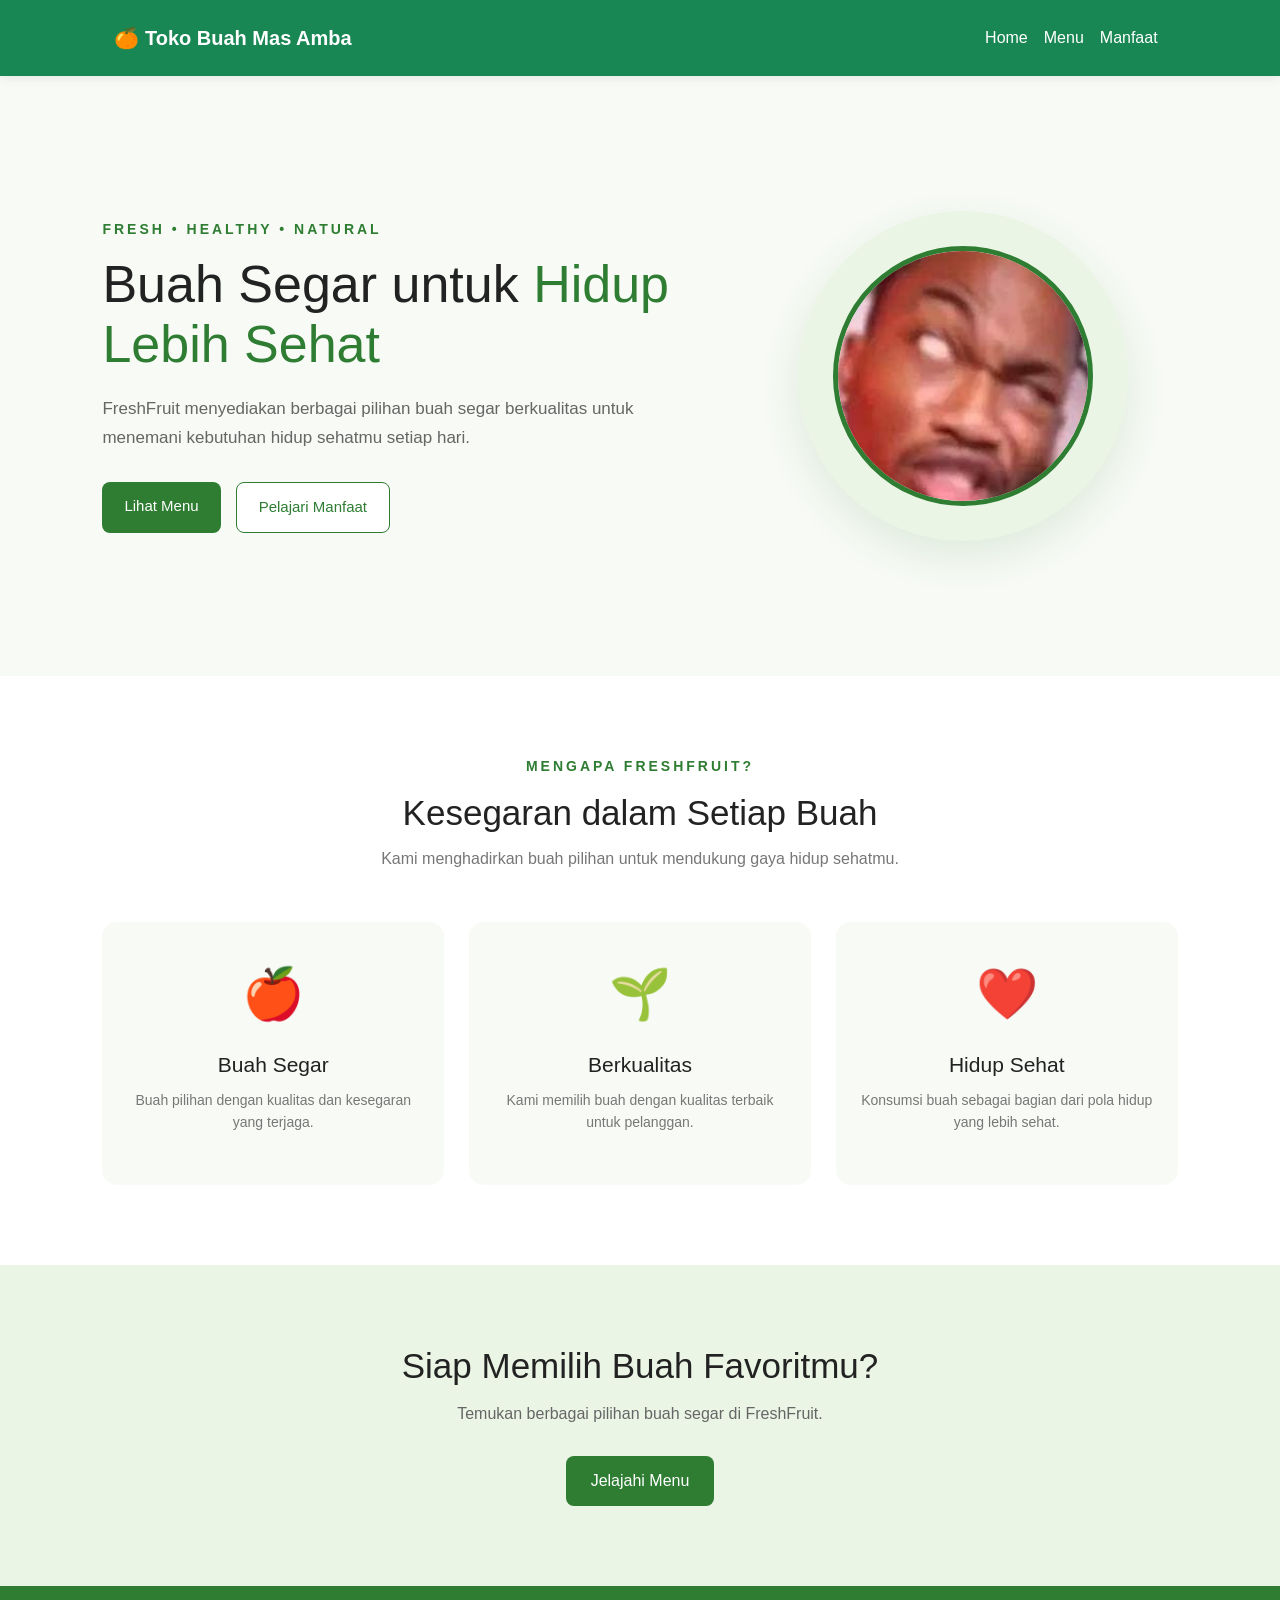
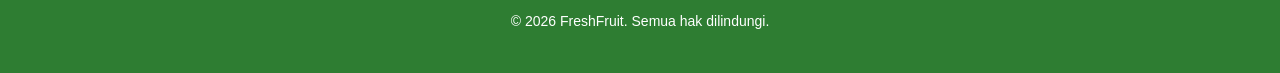
<file: index.html>
<!DOCTYPE html>
<html lang="id">

<head>
    <meta charset="UTF-8">
    <meta name="viewport" content="width=device-width, initial-scale=1.0">

    <title>FreshFruit | Buah Segar Berkualitas</title>

    <link href="https://cdn.jsdelivr.net/npm/bootstrap@5.3.8/dist/css/bootstrap.min.css" rel="stylesheet">
    <link rel="stylesheet" href="home.css">
</head>

<body>

    <!-- ================= NAVBAR ================= -->
 <!-- Bootstrap Navbar -->
<nav class="navbar navbar-expand-lg bg-success">
    <div class="container">

        <a class="navbar-brand text-white fw-bold" href="index.html">
            🍊 Toko Buah Mas Amba
        </a>

        <!-- Tombol hamburger untuk HP -->
        <button
            class="navbar-toggler bg-light"
            type="button"
            data-bs-toggle="collapse"
            data-bs-target="#navbarNav"
            aria-controls="navbarNav"
            aria-expanded="false"
            aria-label="Toggle navigation">

            <span class="navbar-toggler-icon"></span>
        </button>

        <!-- Menu -->
        <div class="collapse navbar-collapse" id="navbarNav">

            <ul class="navbar-nav ms-auto">

                <li class="nav-item">
                    <a class="nav-link text-white active" href="index.html">
                        Home
                    </a>
                </li>

                <li class="nav-item">
                    <a class="nav-link text-white" href="menu.html">
                        Menu
                    </a>
                </li>

                <li class="nav-item">
                    <a class="nav-link text-white" href="tokobuah.html">
                        Manfaat
                    </a>
                </li>

            </ul>

        </div>

    </div>
</nav>


    <!-- ================= HERO ================= -->
    <section class="hero">

        <div class="hero-content">

            <p class="subtitle">
                FRESH • HEALTHY • NATURAL
            </p>

            <h1>
                Buah Segar untuk
                <span>Hidup Lebih Sehat</span>
            </h1>

            <p class="description">
                FreshFruit menyediakan berbagai pilihan buah segar
                berkualitas untuk menemani kebutuhan hidup sehatmu
                setiap hari.
            </p>

            <div class="hero-button">

                <a href="menu.html" class="button-primary">
                    Lihat Menu
                </a>

                <a href="tokobuah.html" class="button-secondary">
                    Pelajari Manfaat
                </a>

            </div>

        </div>


        <!-- Ilustrasi Buah -->
        <div class="fruit-display">

            <div class="fruit-circle">
                <img src="amba.jpeg" alt="Buah segar" class="amba">
            </div>

        </div>

    </section>


    <!-- ================= FEATURES ================= -->
    <section class="features">

        <div class="section-title">

            <p class="subtitle">
                MENGAPA FRESHFRUIT?
            </p>

            <h2>
                Kesegaran dalam Setiap Buah
            </h2>

            <p>
                Kami menghadirkan buah pilihan untuk mendukung
                gaya hidup sehatmu.
            </p>

        </div>


        <div class="feature-container">

            <div class="feature-card">

                <div class="feature-icon">
                    🍎
                </div>

                <h3>
                    Buah Segar
                </h3>

                <p>
                    Buah pilihan dengan kualitas dan kesegaran
                    yang terjaga.
                </p>

            </div>


            <div class="feature-card">

                <div class="feature-icon">
                    🌱
                </div>

                <h3>
                    Berkualitas
                </h3>

                <p>
                    Kami memilih buah dengan kualitas terbaik
                    untuk pelanggan.
                </p>

            </div>


            <div class="feature-card">

                <div class="feature-icon">
                    ❤️
                </div>

                <h3>
                    Hidup Sehat
                </h3>

                <p>
                    Konsumsi buah sebagai bagian dari pola hidup
                    yang lebih sehat.
                </p>

            </div>

        </div>

    </section>


    <!-- ================= CTA ================= -->
    <section class="cta">

        <h2>
            Siap Memilih Buah Favoritmu?
        </h2>

        <p>
            Temukan berbagai pilihan buah segar di FreshFruit.
        </p>

        <a href="menu.html">
            Jelajahi Menu
        </a>

    </section>


    <!-- ================= FOOTER ================= -->
    <footer>

        <p>
            © 2026 FreshFruit. Semua hak dilindungi.
        </p>

    </footer>
<script src="https://cdn.jsdelivr.net/npm/bootstrap@5.3.8/dist/js/bootstrap.bundle.min.js"></script>
</body>

</html>
</file>
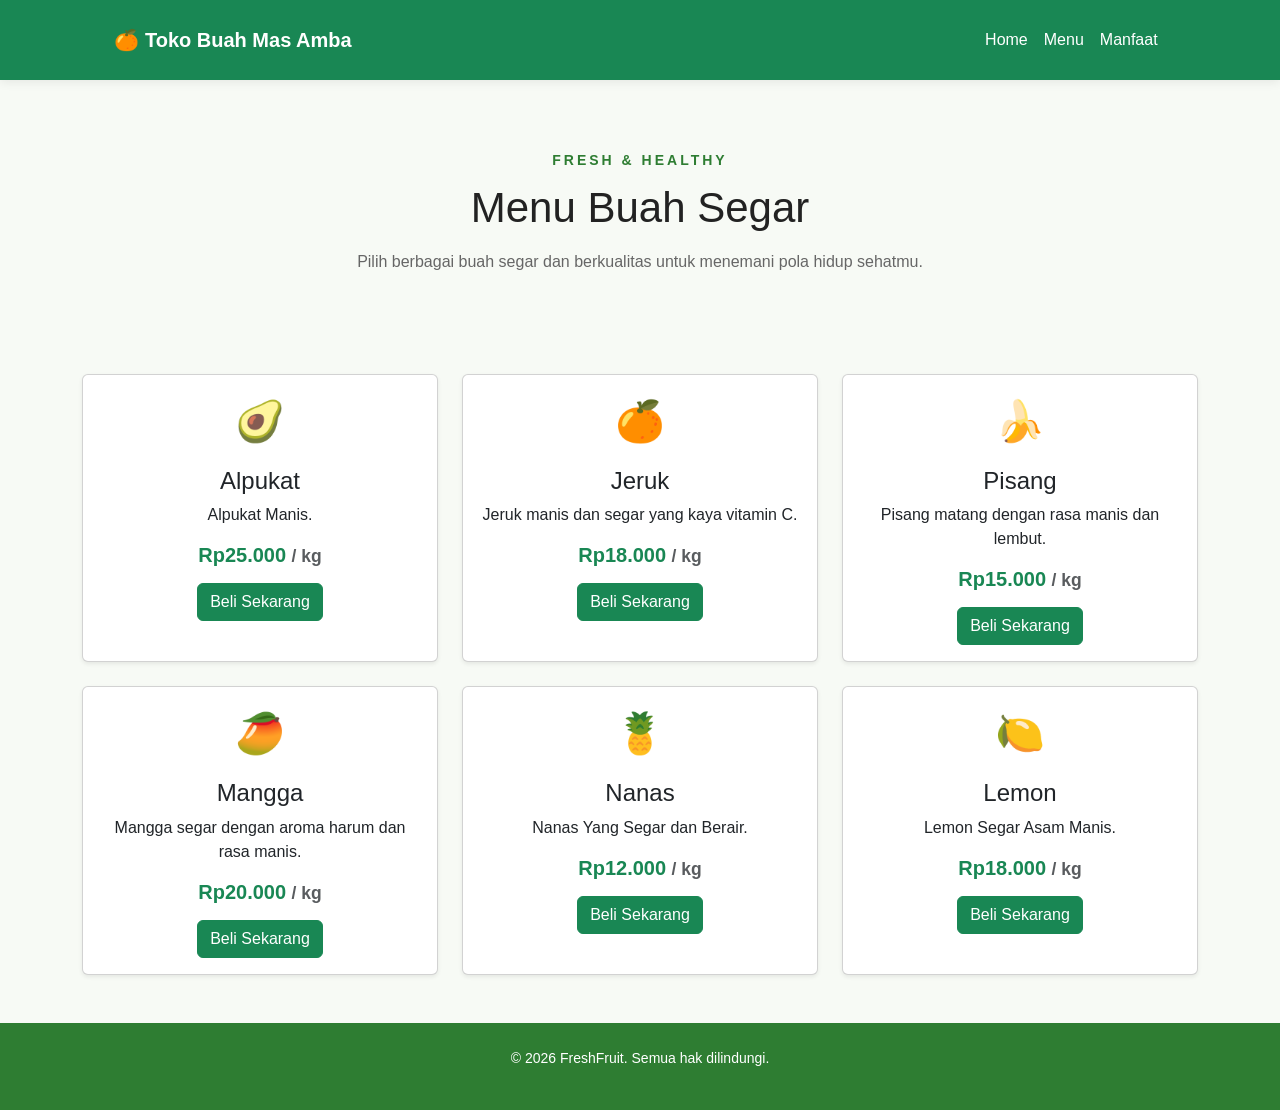
<file: menu.html>
<!DOCTYPE html>
<html lang="id">

<head>
    <meta charset="UTF-8">
    <meta name="viewport" content="width=device-width, initial-scale=1.0">

    <title>Menu | FreshFruit</title>

    <link href="https://cdn.jsdelivr.net/npm/bootstrap@5.3.8/dist/css/bootstrap.min.css" rel="stylesheet">
    <link rel="stylesheet" href="style.css">
</head>

<body>

    <!-- ================= NAVBAR ================= -->

<nav class="navbar navbar-expand-lg bg-success">
    <div class="container">

        <a class="navbar-brand text-white fw-bold" href="index.html">
            🍊 Toko Buah Mas Amba
        </a>

        <button
            class="navbar-toggler bg-light"
            type="button"
            data-bs-toggle="collapse"
            data-bs-target="#navbarNav"
            aria-controls="navbarNav"
            aria-expanded="false"
            aria-label="Toggle navigation">

            <span class="navbar-toggler-icon"></span>
        </button>

        <div class="collapse navbar-collapse" id="navbarNav">

            <ul class="navbar-nav ms-auto">

                <li class="nav-item">
                    <a class="nav-link text-white" href="index.html">
                        Home
                    </a>
                </li>

                <li class="nav-item">
                    <a class="nav-link text-white active" href="menu.html">
                        Menu
                    </a>
                </li>

                <li class="nav-item">
                    <a class="nav-link text-white" href="tokobuah.html">
                        Manfaat
                    </a>
                </li>

            </ul>

        </div>

    </div>
</nav>


    <!-- ================= HEADER ================= -->

    <header class="menu-header">

        <p class="subtitle">
            FRESH & HEALTHY
        </p>

        <h1>
            Menu Buah Segar
        </h1>

        <p class="description">
            Pilih berbagai buah segar dan berkualitas
            untuk menemani pola hidup sehatmu.
        </p>

    </header>


    <!-- ================= PRODUCT ================= -->

 <!-- Daftar Produk -->
<main class="container my-5">

    <div class="row g-4">

        <!-- Alpukat -->
        <div class="col-12 col-md-6 col-lg-4">
            <div class="card h-100 shadow-sm">

                <div class="card-body text-center">

                    <div class="fs-1 mb-3">
                        🥑
                    </div>

                    <h2 class="card-title h4">
                        Alpukat
                    </h2>

                    <p class="card-text">
                        Alpukat Manis.
                    </p>

                    <h5 class="text-success fw-bold">
                        Rp25.000 <small class="text-muted">/ kg</small>
                    </h5>

                    <button class="btn btn-success mt-2">
                        Beli Sekarang
                    </button>

                </div>

            </div>
        </div>


        <!-- Jeruk -->
        <div class="col-12 col-md-6 col-lg-4">
            <div class="card h-100 shadow-sm">

                <div class="card-body text-center">

                    <div class="fs-1 mb-3">
                        🍊
                    </div>

                    <h2 class="card-title h4">
                        Jeruk
                    </h2>

                    <p class="card-text">
                        Jeruk manis dan segar yang kaya vitamin C.
                    </p>

                    <h5 class="text-success fw-bold">
                        Rp18.000 <small class="text-muted">/ kg</small>
                    </h5>

                    <button class="btn btn-success mt-2">
                        Beli Sekarang
                    </button>

                </div>

            </div>
        </div>


        <!-- Pisang -->
        <div class="col-12 col-md-6 col-lg-4">
            <div class="card h-100 shadow-sm">

                <div class="card-body text-center">

                    <div class="fs-1 mb-3">
                        🍌
                    </div>

                    <h2 class="card-title h4">
                        Pisang
                    </h2>

                    <p class="card-text">
                        Pisang matang dengan rasa manis dan lembut.
                    </p>

                    <h5 class="text-success fw-bold">
                        Rp15.000 <small class="text-muted">/ kg</small>
                    </h5>

                    <button class="btn btn-success mt-2">
                        Beli Sekarang
                    </button>

                </div>

            </div>
        </div>


        <!-- Mangga -->
        <div class="col-12 col-md-6 col-lg-4">
            <div class="card h-100 shadow-sm">

                <div class="card-body text-center">

                    <div class="fs-1 mb-3">
                        🥭
                    </div>

                    <h2 class="card-title h4">
                        Mangga
                    </h2>

                    <p class="card-text">
                        Mangga segar dengan aroma harum dan rasa manis.
                    </p>

                    <h5 class="text-success fw-bold">
                        Rp20.000 <small class="text-muted">/ kg</small>
                    </h5>

                    <button class="btn btn-success mt-2">
                        Beli Sekarang
                    </button>

                </div>

            </div>
        </div>


        <!-- Nanas -->
        <div class="col-12 col-md-6 col-lg-4">
            <div class="card h-100 shadow-sm">

                <div class="card-body text-center">

                    <div class="fs-1 mb-3">
                        🍍
                    </div>

                    <h2 class="card-title h4">
                        Nanas
                    </h2>

                    <p class="card-text">
                        Nanas Yang Segar dan Berair.
                    </p>

                    <h5 class="text-success fw-bold">
                        Rp12.000 <small class="text-muted">/ kg</small>
                    </h5>

                    <button class="btn btn-success mt-2">
                        Beli Sekarang
                    </button>

                </div>

            </div>
        </div>


        <!-- Lemon -->
        <div class="col-12 col-md-6 col-lg-4">
            <div class="card h-100 shadow-sm">

                <div class="card-body text-center">

                    <div class="fs-1 mb-3">
                        🍋
                    </div>

                    <h2 class="card-title h4">
                        Lemon
                    </h2>

                    <p class="card-text">
                        Lemon Segar Asam Manis.
                    </p>

                    <h5 class="text-success fw-bold">
                        Rp18.000 <small class="text-muted">/ kg</small>
                    </h5>

                    <button class="btn btn-success mt-2">
                        Beli Sekarang
                    </button>

                </div>

            </div>
        </div>

    </div>

</main>


    <!-- ================= FOOTER ================= -->

    <footer>

        <p>
            © 2026 FreshFruit. Semua hak dilindungi.
        </p>

    </footer>
<script src="https://cdn.jsdelivr.net/npm/bootstrap@5.3.8/dist/js/bootstrap.bundle.min.js"></script>
</body>

</html>
</file>
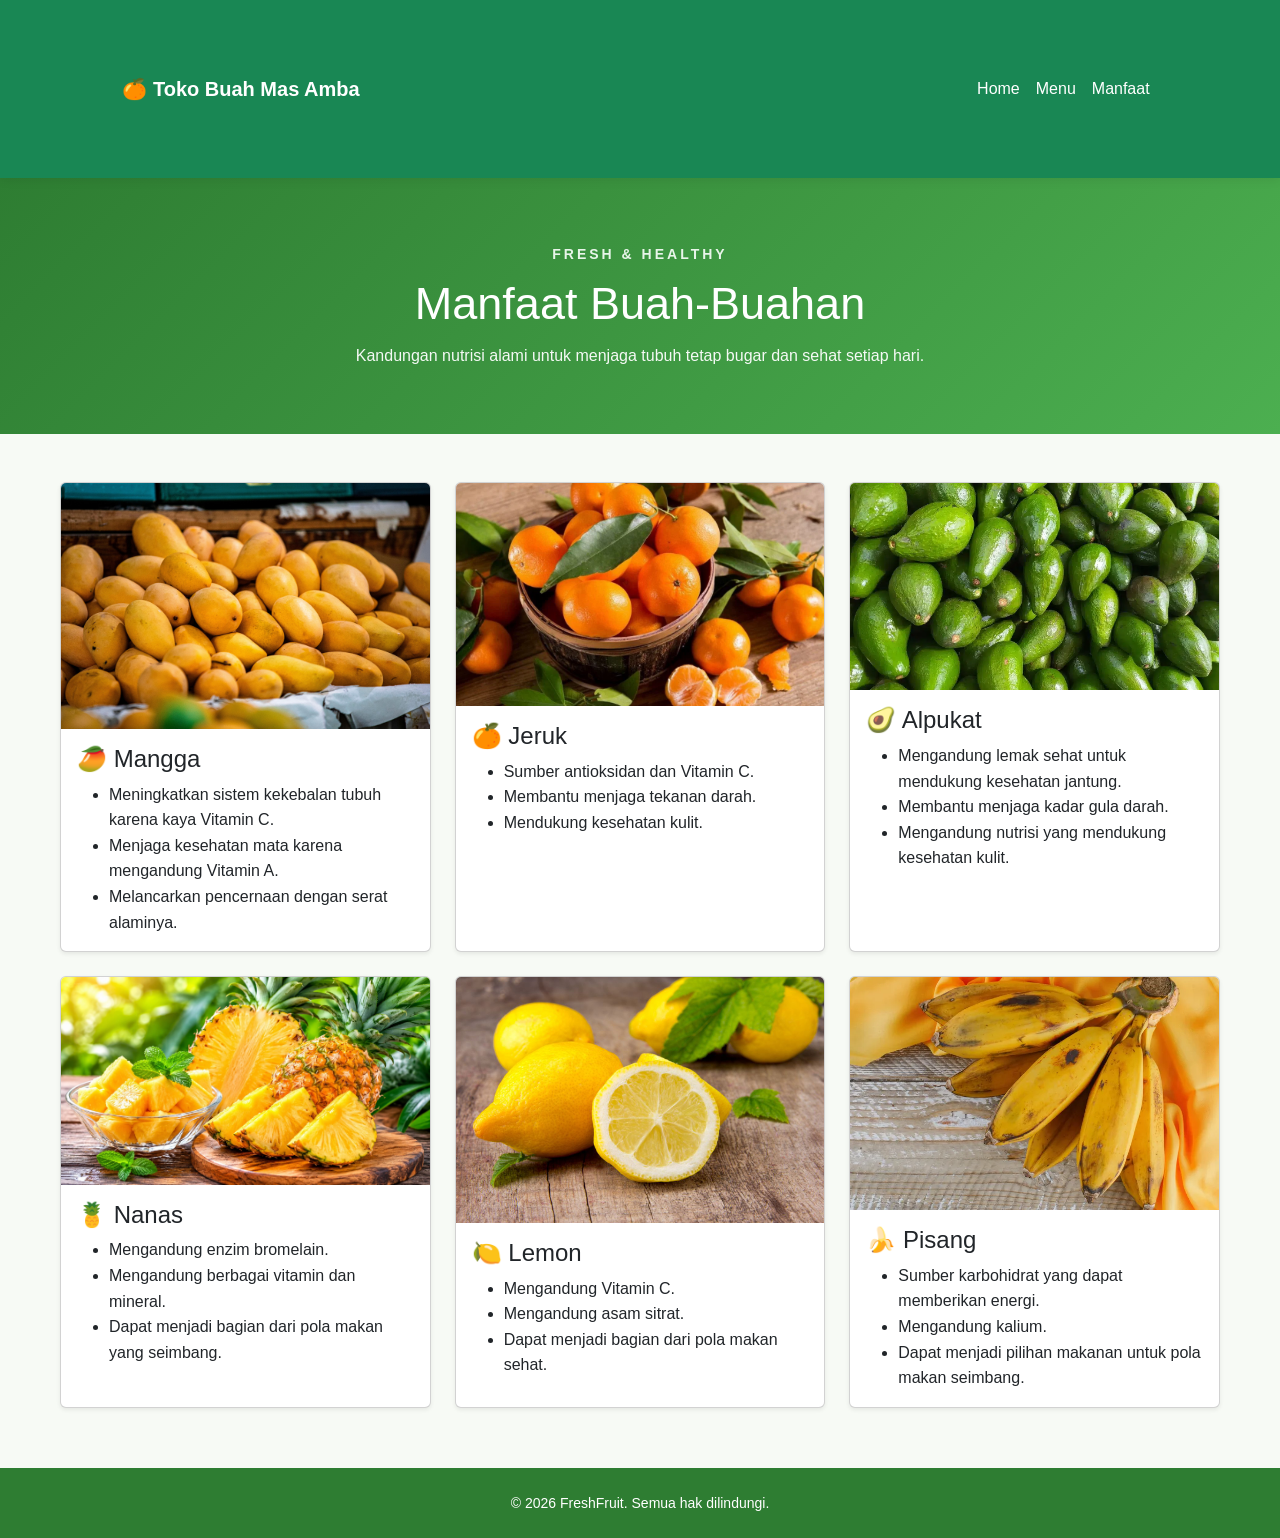
<file: tokobuah.html>
<!DOCTYPE html>
<html lang="id">

<head>

    <meta charset="UTF-8">

    <meta name="viewport" content="width=device-width, initial-scale=1.0">

    <title>Manfaat | FreshFruit</title>

    <!-- Bootstrap -->
    <link href="https://cdn.jsdelivr.net/npm/bootstrap@5.3.8/dist/css/bootstrap.min.css" rel="stylesheet">

    <!-- CSS sendiri -->
    <link rel="stylesheet" href="tokobuah.css">

</head>


<body>


    <!-- ================= NAVBAR ================= -->

    <nav class="navbar navbar-expand-lg bg-success">

        <div class="container">

            <a class="navbar-brand text-white fw-bold" href="index.html">
                🍊 Toko Buah Mas Amba
            </a>


            <!-- Tombol hamburger -->

            <button
                class="navbar-toggler bg-light"
                type="button"
                data-bs-toggle="collapse"
                data-bs-target="#navbarNav"
                aria-controls="navbarNav"
                aria-expanded="false"
                aria-label="Toggle navigation">

                <span class="navbar-toggler-icon"></span>

            </button>


            <!-- Menu -->

            <div class="collapse navbar-collapse" id="navbarNav">

                <ul class="navbar-nav ms-auto">

                    <li class="nav-item">

                        <a class="nav-link text-white" href="index.html">
                            Home
                        </a>

                    </li>


                    <li class="nav-item">

                        <a class="nav-link text-white" href="menu.html">
                            Menu
                        </a>

                    </li>


                    <li class="nav-item">

                        <a
                            class="nav-link text-white active"
                            href="tokobuah.html">

                            Manfaat

                        </a>

                    </li>

                </ul>

            </div>

        </div>

    </nav>



    <!-- ================= HEADER ================= -->

    <header class="benefit-header">

        <p class="subtitle">
            FRESH & HEALTHY
        </p>

        <h1>
            Manfaat Buah-Buahan
        </h1>

        <p>
            Kandungan nutrisi alami untuk menjaga tubuh tetap
            bugar dan sehat setiap hari.
        </p>

    </header>



    <!-- ================= CONTENT ================= -->

    <main class="container my-5">

        <div class="row g-4">


            <!-- ================= MANGGA ================= -->

            <div class="col-12 col-md-6 col-lg-4">

                <div class="card h-100 shadow-sm">

                    <img
                        src="mangga.jpg"
                        class="card-img-top"
                        alt="Mangga Segar"
                    >

                    <div class="card-body">

                        <h2 class="card-title h4">
                            🥭 Mangga
                        </h2>

                        <ul class="card-text">

                            <li>
                                Meningkatkan sistem kekebalan tubuh
                                karena kaya Vitamin C.
                            </li>

                            <li>
                                Menjaga kesehatan mata karena
                                mengandung Vitamin A.
                            </li>

                            <li>
                                Melancarkan pencernaan dengan
                                serat alaminya.
                            </li>

                        </ul>

                    </div>

                </div>

            </div>



            <!-- ================= JERUK ================= -->

            <div class="col-12 col-md-6 col-lg-4">

                <div class="card h-100 shadow-sm">

                    <img
                        src="jeruk.webp"
                        class="card-img-top"
                        alt="Jeruk Segar"
                    >

                    <div class="card-body">

                        <h2 class="card-title h4">
                            🍊 Jeruk
                        </h2>

                        <ul class="card-text">

                            <li>
                                Sumber antioksidan dan Vitamin C.
                            </li>

                            <li>
                                Membantu menjaga tekanan darah.
                            </li>

                            <li>
                                Mendukung kesehatan kulit.
                            </li>

                        </ul>

                    </div>

                </div>

            </div>



            <!-- ================= ALPUKAT ================= -->

            <div class="col-12 col-md-6 col-lg-4">

                <div class="card h-100 shadow-sm">

                    <img
                        src="alpukat.webp"
                        class="card-img-top"
                        alt="Alpukat Segar"
                    >

                    <div class="card-body">

                        <h2 class="card-title h4">
                            🥑 Alpukat
                        </h2>

                        <ul class="card-text">

                            <li>
                                Mengandung lemak sehat untuk
                                mendukung kesehatan jantung.
                            </li>

                            <li>
                                Membantu menjaga kadar gula darah.
                            </li>

                            <li>
                                Mengandung nutrisi yang mendukung
                                kesehatan kulit.
                            </li>

                        </ul>

                    </div>

                </div>

            </div>



            <!-- ================= NANAS ================= -->

            <div class="col-12 col-md-6 col-lg-4">

                <div class="card h-100 shadow-sm">

                    <img
                        src="nanas.jpg"
                        class="card-img-top"
                        alt="Nanas Segar"
                    >

                    <div class="card-body">

                        <h2 class="card-title h4">
                            🍍 Nanas
                        </h2>

                        <ul class="card-text">

                            <li>
                                Mengandung enzim bromelain.
                            </li>

                            <li>
                                Mengandung berbagai vitamin dan
                                mineral.
                            </li>

                            <li>
                                Dapat menjadi bagian dari pola
                                makan yang seimbang.
                            </li>

                        </ul>

                    </div>

                </div>

            </div>



            <!-- ================= LEMON ================= -->

            <div class="col-12 col-md-6 col-lg-4">

                <div class="card h-100 shadow-sm">

                    <img
                        src="lemons.jpg"
                        class="card-img-top"
                        alt="Lemon Segar"
                    >

                    <div class="card-body">

                        <h2 class="card-title h4">
                            🍋 Lemon
                        </h2>

                        <ul class="card-text">

                            <li>
                                Mengandung Vitamin C.
                            </li>

                            <li>
                                Mengandung asam sitrat.
                            </li>

                            <li>
                                Dapat menjadi bagian dari pola
                                makan sehat.
                            </li>

                        </ul>

                    </div>

                </div>

            </div>



            <!-- ================= PISANG ================= -->

            <div class="col-12 col-md-6 col-lg-4">

                <div class="card h-100 shadow-sm">

                    <img
                        src="pisangs.webp"
                        class="card-img-top"
                        alt="Pisang Segar"
                    >

                    <div class="card-body">

                        <h2 class="card-title h4">
                            🍌 Pisang
                        </h2>

                        <ul class="card-text">

                            <li>
                                Sumber karbohidrat yang dapat
                                memberikan energi.
                            </li>

                            <li>
                                Mengandung kalium.
                            </li>

                            <li>
                                Dapat menjadi pilihan makanan
                                untuk pola makan seimbang.
                            </li>

                        </ul>

                    </div>

                </div>

            </div>


        </div>

    </main>



    <!-- ================= FOOTER ================= -->

    <footer class="text-center py-4">

        <p class="mb-0">
            © 2026 FreshFruit. Semua hak dilindungi.
        </p>

    </footer>



    <!-- Bootstrap JavaScript -->

    <script src="https://cdn.jsdelivr.net/npm/bootstrap@5.3.8/dist/js/bootstrap.bundle.min.js"></script>

</body>

</html>
</file>
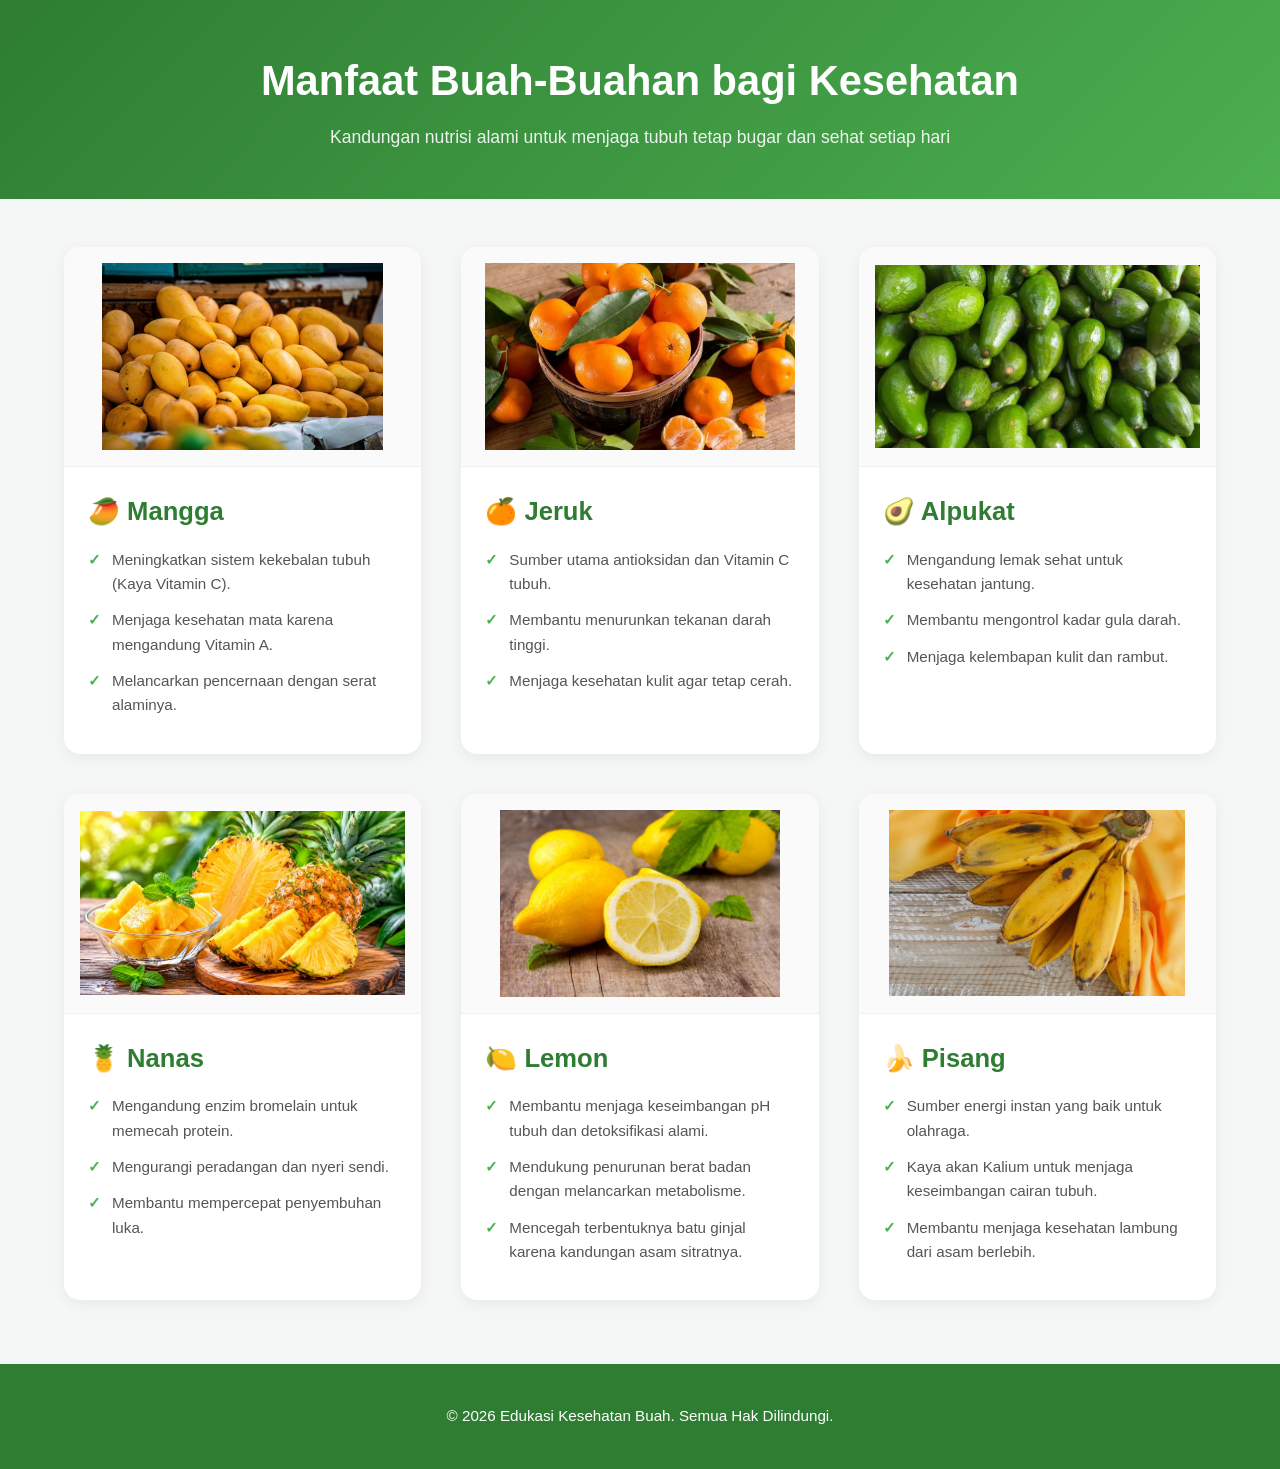
<file: bagian kims/tokobuah.html>
<!DOCTYPE html>
<html lang="id">
<head>
    <meta charset="UTF-8">
    <meta name="viewport" content="width=device-width, initial-scale=1.0">
    <title>Manfaat Buah-Buahan bagi Kesehatan</title>
    <style>
        * {
            margin: 0;
            padding: 0;
            box-sizing: border-box;
            font-family: 'Segoe UI', Tahoma, Geneva, Verdana, sans-serif;
        }

        body {
            background-color: #f4f7f6;
            color: #333;
            line-height: 1.6;
        }

        header {
            background: linear-gradient(135deg, #2E7D32, #4CAF50);
            color: white;
            text-align: center;
            padding: 3rem 1rem;
        }

        header h1 {
            font-size: 2.6rem;
            margin-bottom: 0.5rem;
            font-weight: 700;
        }

        header p {
            font-size: 1.1rem;
            opacity: 0.9;
        }

        .container {
            max-width: 1200px;
            margin: 3rem auto;
            padding: 0 1.5rem;
        }

        .grid-buah {
            display: grid;
            grid-template-columns: repeat(auto-fit, minmax(300px, 1fr));
            gap: 2.5rem;
        }

        .card-buah {
            background: white;
            border-radius: 16px;
            box-shadow: 0 4px 15px rgba(0,0,0,0.06);
            overflow: hidden;
            transition: transform 0.3s ease, box-shadow 0.3s ease;
            display: flex;
            flex-direction: column;
        }

        .card-buah:hover {
            transform: translateY(-8px);
            box-shadow: 0 12px 24px rgba(0,0,0,0.12);
        }

        .wrapper-gambar {
            width: 100%;
            height: 220px;
            background-color: #fafafa;
            display: flex;
            align-items: center;
            justify-content: center;
            padding: 1rem;
            border-bottom: 1px solid #f0f0f0;
        }

        .wrapper-gambar img {
            max-width: 100%;
            max-height: 100%;
            object-fit: contain;
        }

        .konten-buah {
            padding: 1.5rem;
            flex-grow: 1;
        }

        .konten-buah h2 {
            font-size: 1.6rem;
            margin-bottom: 1rem;
            color: #2E7D32;
            display: flex;
            align-items: center;
            gap: 0.5rem;
        }

        .konten-buah ul {
            list-style-type: none;
        }

        .konten-buah li {
            margin-bottom: 0.75rem;
            position: relative;
            padding-left: 1.5rem;
            font-size: 0.95rem;
            color: #555;
        }

        .konten-buah li::before {
            content: "✓";
            color: #4CAF50;
            font-weight: bold;
            position: absolute;
            left: 0;
        }

        footer {
            text-align: center;
            padding: 2.5rem;
            margin-top: 4rem;
            background-color: #2E7D32;
            color: white;
            font-size: 0.95rem;
        }
    </style>
</head>
<body>

    <header>
        <h1>Manfaat Buah-Buahan bagi Kesehatan</h1>
        <p>Kandungan nutrisi alami untuk menjaga tubuh tetap bugar dan sehat setiap hari</p>
    </header>

    <div class="container">
        <div class="grid-buah">

            <!-- MANGGA -->
            <div class="card-buah">
                <div class="wrapper-gambar">
                    <img src="mangga.jpg" alt="Mangga Segar">
                </div>
                <div class="konten-buah">
                    <h2>🥭 Mangga</h2>
                    <ul>
                        <li>Meningkatkan sistem kekebalan tubuh (Kaya Vitamin C).</li>
                        <li>Menjaga kesehatan mata karena mengandung Vitamin A.</li>
                        <li>Melancarkan pencernaan dengan serat alaminya.</li>
                    </ul>
                </div>
            </div>

            <!-- JERUK -->
            <div class="card-buah">
                <div class="wrapper-gambar">
                    <img src="jeruk.webp" alt="Jeruk Segar">
                </div>
                <div class="konten-buah">
                    <h2>🍊 Jeruk</h2>
                    <ul>
                        <li>Sumber utama antioksidan dan Vitamin C tubuh.</li>
                        <li>Membantu menurunkan tekanan darah tinggi.</li>
                        <li>Menjaga kesehatan kulit agar tetap cerah.</li>
                    </ul>
                </div>
            </div>

            <!-- ALPUKAT -->
            <div class="card-buah">
                <div class="wrapper-gambar">
                    <img src="alpukat.webp" alt="Alpukat Segar">
                </div>
                <div class="konten-buah">
                    <h2>🥑 Alpukat</h2>
                    <ul>
                        <li>Mengandung lemak sehat untuk kesehatan jantung.</li>
                        <li>Membantu mengontrol kadar gula darah.</li>
                        <li>Menjaga kelembapan kulit dan rambut.</li>
                    </ul>
                </div>
            </div>

            <!-- NANAS -->
            <div class="card-buah">
                <div class="wrapper-gambar">
                    <img src="nanas.jpg" alt="Nanas Segar">
                </div>
                <div class="konten-buah">
                    <h2>🍍 Nanas</h2>
                    <ul>
                        <li>Mengandung enzim bromelain untuk memecah protein.</li>
                        <li>Mengurangi peradangan dan nyeri sendi.</li>
                        <li>Membantu mempercepat penyembuhan luka.</li>
                    </ul>
                </div>
            </div>

            <!-- LEMON -->
            <div class="card-buah">
                <div class="wrapper-gambar">
                    <img src="lemons.jpg" alt="Lemon Segar">
                </div>
                <div class="konten-buah">
                    <h2>🍋 Lemon</h2>
                    <ul>
                        <li>Membantu menjaga keseimbangan pH tubuh dan detoksifikasi alami.</li>
                        <li>Mendukung penurunan berat badan dengan melancarkan metabolisme.</li>
                        <li>Mencegah terbentuknya batu ginjal karena kandungan asam sitratnya.</li>
                    </ul>
                </div>
            </div>

            <!-- PISANG -->
            <div class="card-buah">
                <div class="wrapper-gambar">
                    <img src="pisangs.webp" alt="Pisang Segar">
                </div>
                <div class="konten-buah">
                    <h2>🍌 Pisang</h2>
                    <ul>
                        <li>Sumber energi instan yang baik untuk olahraga.</li>
                        <li>Kaya akan Kalium untuk menjaga keseimbangan cairan tubuh.</li>
                        <li>Membantu menjaga kesehatan lambung dari asam berlebih.</li>
                    </ul>
                </div>
            </div>

        </div>
    </div>

    <footer>
        <p>&copy; 2026 Edukasi Kesehatan Buah. Semua Hak Dilindungi.</p>
    </footer>

</body>
</html>
</file>
<file: home.css>
/* =========================
   RESET
========================= */

* {
    margin: 0;
    padding: 0;
    box-sizing: border-box;
}


/* =========================
   BODY
========================= */

body {
    font-family: Arial, sans-serif;
    background-color: #f7faf5;
    color: #333;
    overflow-x: hidden;
}


/* =========================
   NAVBAR
========================= */

.navbar {
    display: flex;
    justify-content: space-between;
    align-items: center;

    padding: 18px 8%;

    background-color: white;

    box-shadow: 0 2px 10px rgba(0, 0, 0, 0.08);

    position: sticky;
    top: 0;
    z-index: 100;
}


.logo {
    font-size: 23px;
    font-weight: bold;
    color: #2e7d32;
}


.nav-menu {
    display: flex;
    align-items: center;
    gap: 30px;
}


.nav-menu a {
    text-decoration: none;
    color: #333;

    font-weight: 500;

    transition: 0.3s;
}


.nav-menu a:hover {
    color: #2e7d32;
}


.nav-menu .active {
    color: #2e7d32;
    font-weight: bold;
}


/* =========================
   HERO
========================= */

.hero {
    min-height: 600px;

    width: 84%;
    max-width: 1200px;

    margin: auto;

    display: flex;
    align-items: center;
    justify-content: space-between;

    gap: 50px;
}


.hero-content {
    width: 55%;
}


.subtitle {
    color: #2e7d32;

    font-size: 14px;

    font-weight: bold;

    letter-spacing: 3px;

    margin-bottom: 15px;
}


.hero h1 {
    font-size: clamp(38px, 5vw, 52px);

    line-height: 1.15;

    color: #222;

    margin-bottom: 20px;
}


.hero h1 span {
    color: #2e7d32;
}


.description {
    max-width: 600px;

    color: #666;

    font-size: 17px;

    line-height: 1.7;

    margin-bottom: 30px;
}


/* =========================
   BUTTON
========================= */

.hero-button {
    display: flex;
    gap: 15px;
}


.hero-button a {
    text-decoration: none;

    padding: 13px 22px;

    border-radius: 8px;

    font-size: 15px;

    transition: 0.3s;

    text-align: center;
}


.button-primary {
    background-color: #2e7d32;
    color: white;
}


.button-primary:hover {
    background-color: #1b5e20;
}


.button-secondary {
    background-color: white;
    color: #2e7d32;

    border: 1px solid #2e7d32;
}


.button-secondary:hover {
    background-color: #f1f8ed;
}


/* =========================
   FRUIT DISPLAY
========================= */

.fruit-display {
    width: 40%;

    display: flex;
    justify-content: center;
}


.fruit-circle {
    width: 330px;
    height: 330px;

    border-radius: 50%;

    background-color: #eaf5e5;

    display: flex;
    align-items: center;
    justify-content: center;

    padding: 30px;

    box-shadow: 0 15px 40px rgba(46, 125, 50, 0.12);
}


.amba {
    width: 100%;
    max-width: 260px;

    height: 260px;

    object-fit: cover;

    border-radius: 50%;

    border: 5px solid #2e7d32;
}


/* =========================
   FEATURES
========================= */

.features {
    background-color: white;

    padding: 80px 8%;
}


.section-title {
    text-align: center;

    margin-bottom: 50px;
}


.section-title h2 {
    font-size: 35px;

    color: #222;

    margin-bottom: 12px;
}


.section-title > p:last-child {
    color: #777;

    line-height: 1.6;
}


.feature-container {
    max-width: 1100px;

    margin: auto;

    display: grid;

    grid-template-columns: repeat(3, 1fr);

    gap: 25px;
}


.feature-card {
    text-align: center;

    padding: 35px 25px;

    border-radius: 15px;

    background-color: #f7faf5;

    transition: 0.3s;
}


.feature-card:hover {
    transform: translateY(-6px);
}


.feature-icon {
    font-size: 50px;

    margin-bottom: 20px;
}


.feature-card h3 {
    color: #222;

    font-size: 21px;

    margin-bottom: 12px;
}


.feature-card p {
    color: #777;

    font-size: 14px;

    line-height: 1.6;
}


/* =========================
   CTA
========================= */

.cta {
    text-align: center;

    padding: 80px 20px;

    background-color: #eaf5e5;
}


.cta h2 {
    font-size: 35px;

    color: #222;

    margin-bottom: 15px;
}


.cta p {
    color: #666;

    margin-bottom: 30px;
}


.cta a {
    display: inline-block;

    text-decoration: none;

    background-color: #2e7d32;

    color: white;

    padding: 13px 25px;

    border-radius: 8px;

    transition: 0.3s;
}


.cta a:hover {
    background-color: #1b5e20;
}


/* =========================
   FOOTER
========================= */

footer {
    text-align: center;

    padding: 25px;

    background-color: #2e7d32;

    color: white;

    font-size: 14px;
}


/* =========================
   TABLET
========================= */

@media (max-width: 800px) {

    .hero {
        flex-direction: column;

        text-align: center;

        padding: 70px 0;
    }


    .hero-content {
        width: 100%;
    }


    .hero .description {
        margin-left: auto;
        margin-right: auto;
    }


    .hero-button {
        justify-content: center;
    }


    .fruit-display {
        width: 100%;
    }


    .feature-container {
        grid-template-columns: 1fr;
    }

}


/* =========================
   SMARTPHONE
========================= */

@media (max-width: 550px) {

    .navbar {
        flex-direction: column;

        gap: 12px;

        padding: 15px 20px;
    }


    .logo {
        font-size: 20px;

        text-align: center;
    }


    .nav-menu {
        gap: 20px;

        justify-content: center;

        flex-wrap: wrap;
    }


    .nav-menu a {
        font-size: 14px;
    }


    .hero {
        width: 90%;

        padding: 55px 0;
    }


    .hero h1 {
        font-size: 36px;
    }


    .hero .description {
        font-size: 15px;
    }


    .hero-button {
        flex-direction: column;

        align-items: center;
    }


    .hero-button a {
        width: 100%;

        max-width: 250px;
    }


    .fruit-circle {
        width: 250px;
        height: 250px;

        padding: 20px;
    }


    .amba {
        width: 100%;
        height: 200px;
    }


    .features {
        padding: 60px 20px;
    }


    .section-title h2 {
        font-size: 28px;
    }


    .cta {
        padding: 60px 20px;
    }


    .cta h2 {
        font-size: 28px;
    }


    footer {
        font-size: 13px;
    }

}
</file>
<file: style.css>
/* =========================
   RESET
========================= */

* {
    margin: 0;
    padding: 0;
    box-sizing: border-box;
}


/* =========================
   BODY
========================= */

body {
    font-family: Arial, sans-serif;
    background-color: #f7faf5;
    color: #333;
}


/* =========================
   NAVBAR
========================= */

.navbar {
    display: flex;
    justify-content: space-between;
    align-items: center;

    padding: 20px 8%;

    background-color: white;

    box-shadow: 0 2px 10px rgba(0, 0, 0, 0.08);

    position: sticky;
    top: 0;
    z-index: 10;
}


/* Logo */

.logo {
    font-size: 24px;
    font-weight: bold;
    color: #2e7d32;
}


/* Menu navigasi */

.nav-menu {
    display: flex;
    gap: 30px;
}

.nav-menu a {
    text-decoration: none;
    color: #333;

    font-weight: 500;

    transition: 0.3s;
}


/* Efek ketika mouse diarahkan ke menu */

.nav-menu a:hover {
    color: #2e7d32;
}


/* Menu yang sedang aktif */

.nav-menu .active {
    color: #2e7d32;
    font-weight: bold;
}


/* =========================
   HEADER MENU
========================= */

.menu-header {
    text-align: center;

    padding: 70px 20px 50px;
}


/* Tulisan kecil */

.subtitle {
    color: #2e7d32;

    font-size: 14px;

    font-weight: bold;

    letter-spacing: 3px;

    margin-bottom: 12px;
}


/* Judul */

.menu-header h1 {
    font-size: 42px;

    margin-bottom: 15px;

    color: #222;
}


/* Deskripsi */

.description {
    max-width: 600px;

    margin: auto;

    line-height: 1.7;

    color: #666;

    font-size: 16px;
}


/* =========================
   PRODUCT CONTAINER
========================= */

.product-container {
    width: 84%;

    max-width: 1100px;

    margin: auto;

    display: grid;

    grid-template-columns: repeat(3, 1fr);

    gap: 25px;

    padding-bottom: 70px;
}


/* =========================
   PRODUCT CARD
========================= */

.product-card {
    background-color: white;

    padding: 30px 25px;

    text-align: center;

    border-radius: 18px;

    box-shadow: 0 5px 20px rgba(0, 0, 0, 0.07);

    transition: 0.3s;
}


/* Efek hover */

.product-card:hover {
    transform: translateY(-8px);

    box-shadow: 0 10px 25px rgba(0, 0, 0, 0.12);
}


/* =========================
   FRUIT IMAGE
========================= */

.fruit-image {
    width: 130px;

    height: 130px;

    margin: 0 auto 20px;

    display: flex;

    justify-content: center;

    align-items: center;

    background-color: #f1f8ed;

    border-radius: 50%;

    font-size: 70px;
}


/* =========================
   PRODUCT NAME
========================= */

.product-card h2 {
    font-size: 23px;

    margin-bottom: 10px;

    color: #222;
}


/* =========================
   PRODUCT DESCRIPTION
========================= */

.product-card p {
    color: #777;

    font-size: 14px;

    line-height: 1.6;

    min-height: 45px;

    margin-bottom: 15px;
}


/* =========================
   PRICE
========================= */

.price {
    color: #2e7d32;

    font-size: 19px;

    font-weight: bold;

    margin-bottom: 20px;
}


.price span {
    font-size: 14px;

    color: #777;

    font-weight: normal;
}


/* =========================
   BUTTON
========================= */

.product-card button {
    border: none;

    background-color: #2e7d32;

    color: white;

    padding: 11px 20px;

    border-radius: 8px;

    cursor: pointer;

    font-size: 14px;

    transition: 0.3s;
}


.product-card button:hover {
    background-color: #1b5e20;
}


/* =========================
   FOOTER
========================= */

footer {
    text-align: center;

    padding: 25px;

    background-color: #2e7d32;

    color: white;

    font-size: 14px;
}


/* =========================
   RESPONSIVE
========================= */


/* Tablet */

@media (max-width: 800px) {

    .product-container {
        grid-template-columns: repeat(2, 1fr);
    }

}


/* Smartphone */

@media (max-width: 550px) {

    .navbar {
        flex-direction: column;

        gap: 15px;
    }


    .nav-menu {
        gap: 18px;
    }


    .menu-header {
        padding: 50px 20px 35px;
    }


    .menu-header h1 {
        font-size: 32px;
    }


    .product-container {
        grid-template-columns: 1fr;

        width: 88%;
    }

}
</file>
<file: tokobuah.css>
/* =========================
   RESET
========================= */

* {
    margin: 0;
    padding: 0;
    box-sizing: border-box;
}


/* =========================
   BODY
========================= */

body {
    font-family: Arial, sans-serif;

    background-color: #f7faf5;

    color: #333;

    line-height: 1.6;

    overflow-x: hidden;
}


/* =========================
   NAVBAR
========================= */

.navbar {
    display: flex;

    justify-content: space-between;

    align-items: center;

    padding: 18px 8%;

    background-color: white;

    box-shadow: 0 2px 10px rgba(0, 0, 0, 0.08);

    position: sticky;

    top: 0;

    z-index: 100;
}


.logo {
    font-size: 23px;

    font-weight: bold;

    color: #2e7d32;
}


.nav-menu {
    display: flex;

    align-items: center;

    gap: 30px;
}


.nav-menu a {
    text-decoration: none;

    color: #333;

    font-weight: 500;

    transition: 0.3s;
}


.nav-menu a:hover {
    color: #2e7d32;
}


.nav-menu .active {
    color: #2e7d32;

    font-weight: bold;
}


/* =========================
   HEADER
========================= */

.benefit-header {
    background: linear-gradient(
        135deg,
        #2e7d32,
        #4caf50
    );

    color: white;

    text-align: center;

    padding: 65px 20px;
}


.benefit-header .subtitle {
    color: #e8f5e9;

    font-size: 14px;

    font-weight: bold;

    letter-spacing: 3px;

    margin-bottom: 12px;
}


.benefit-header h1 {
    font-size: clamp(32px, 5vw, 45px);

    margin-bottom: 12px;
}


.benefit-header p:last-child {
    max-width: 650px;

    margin: auto;

    font-size: 16px;

    opacity: 0.95;
}


/* =========================
   CONTAINER
========================= */

.container {
    max-width: 1200px;

    margin: 50px auto;

    padding: 0 20px;
}


/* =========================
   GRID
========================= */

.grid-buah {
    display: grid;

    grid-template-columns: repeat(3, 1fr);

    gap: 25px;
}


/* =========================
   CARD
========================= */

.card-buah {
    background-color: white;

    border-radius: 16px;

    box-shadow: 0 5px 20px rgba(0, 0, 0, 0.07);

    overflow: hidden;

    transition: 0.3s;

    display: flex;

    flex-direction: column;
}


.card-buah:hover {
    transform: translateY(-6px);

    box-shadow: 0 12px 25px rgba(0, 0, 0, 0.12);
}


/* =========================
   IMAGE
========================= */

.wrapper-gambar {
    width: 100%;

    height: 220px;

    background-color: #fafafa;

    display: flex;

    align-items: center;

    justify-content: center;

    padding: 20px;

    border-bottom: 1px solid #f0f0f0;
}


.wrapper-gambar img {
    width: 100%;

    height: 100%;

    object-fit: contain;
}


/* =========================
   CONTENT
========================= */

.konten-buah {
    padding: 25px;

    flex-grow: 1;
}


.konten-buah h2 {
    font-size: 23px;

    margin-bottom: 18px;

    color: #2e7d32;

    display: flex;

    align-items: center;

    gap: 8px;
}


.konten-buah ul {
    list-style: none;
}


.konten-buah li {
    margin-bottom: 12px;

    position: relative;

    padding-left: 23px;

    font-size: 14px;

    color: #666;
}


.konten-buah li::before {
    content: "✓";

    color: #4caf50;

    font-weight: bold;

    position: absolute;

    left: 0;
}


/* =========================
   FOOTER
========================= */

footer {
    text-align: center;

    padding: 25px;

    margin-top: 60px;

    background-color: #2e7d32;

    color: white;

    font-size: 14px;
}


/* =========================
   TABLET
========================= */

@media (max-width: 900px) {

    .grid-buah {
        grid-template-columns: repeat(2, 1fr);
    }

}


/* =========================
   SMARTPHONE
========================= */

@media (max-width: 550px) {

    .navbar {
        flex-direction: column;

        gap: 12px;

        padding: 15px 20px;
    }


    .logo {
        font-size: 20px;

        text-align: center;
    }


    .nav-menu {
        gap: 20px;

        justify-content: center;

        flex-wrap: wrap;
    }


    .nav-menu a {
        font-size: 14px;
    }


    .benefit-header {
        padding: 50px 20px;
    }


    .benefit-header h1 {
        font-size: 32px;
    }


    .benefit-header p:last-child {
        font-size: 14px;
    }


    .container {
        width: 92%;

        margin: 35px auto;

        padding: 0;
    }


    .grid-buah {
        grid-template-columns: 1fr;

        gap: 20px;
    }


    .wrapper-gambar {
        height: 200px;
    }


    .konten-buah {
        padding: 22px;
    }


    .konten-buah h2 {
        font-size: 21px;
    }


    footer {
        font-size: 13px;
    }

}
</file>
